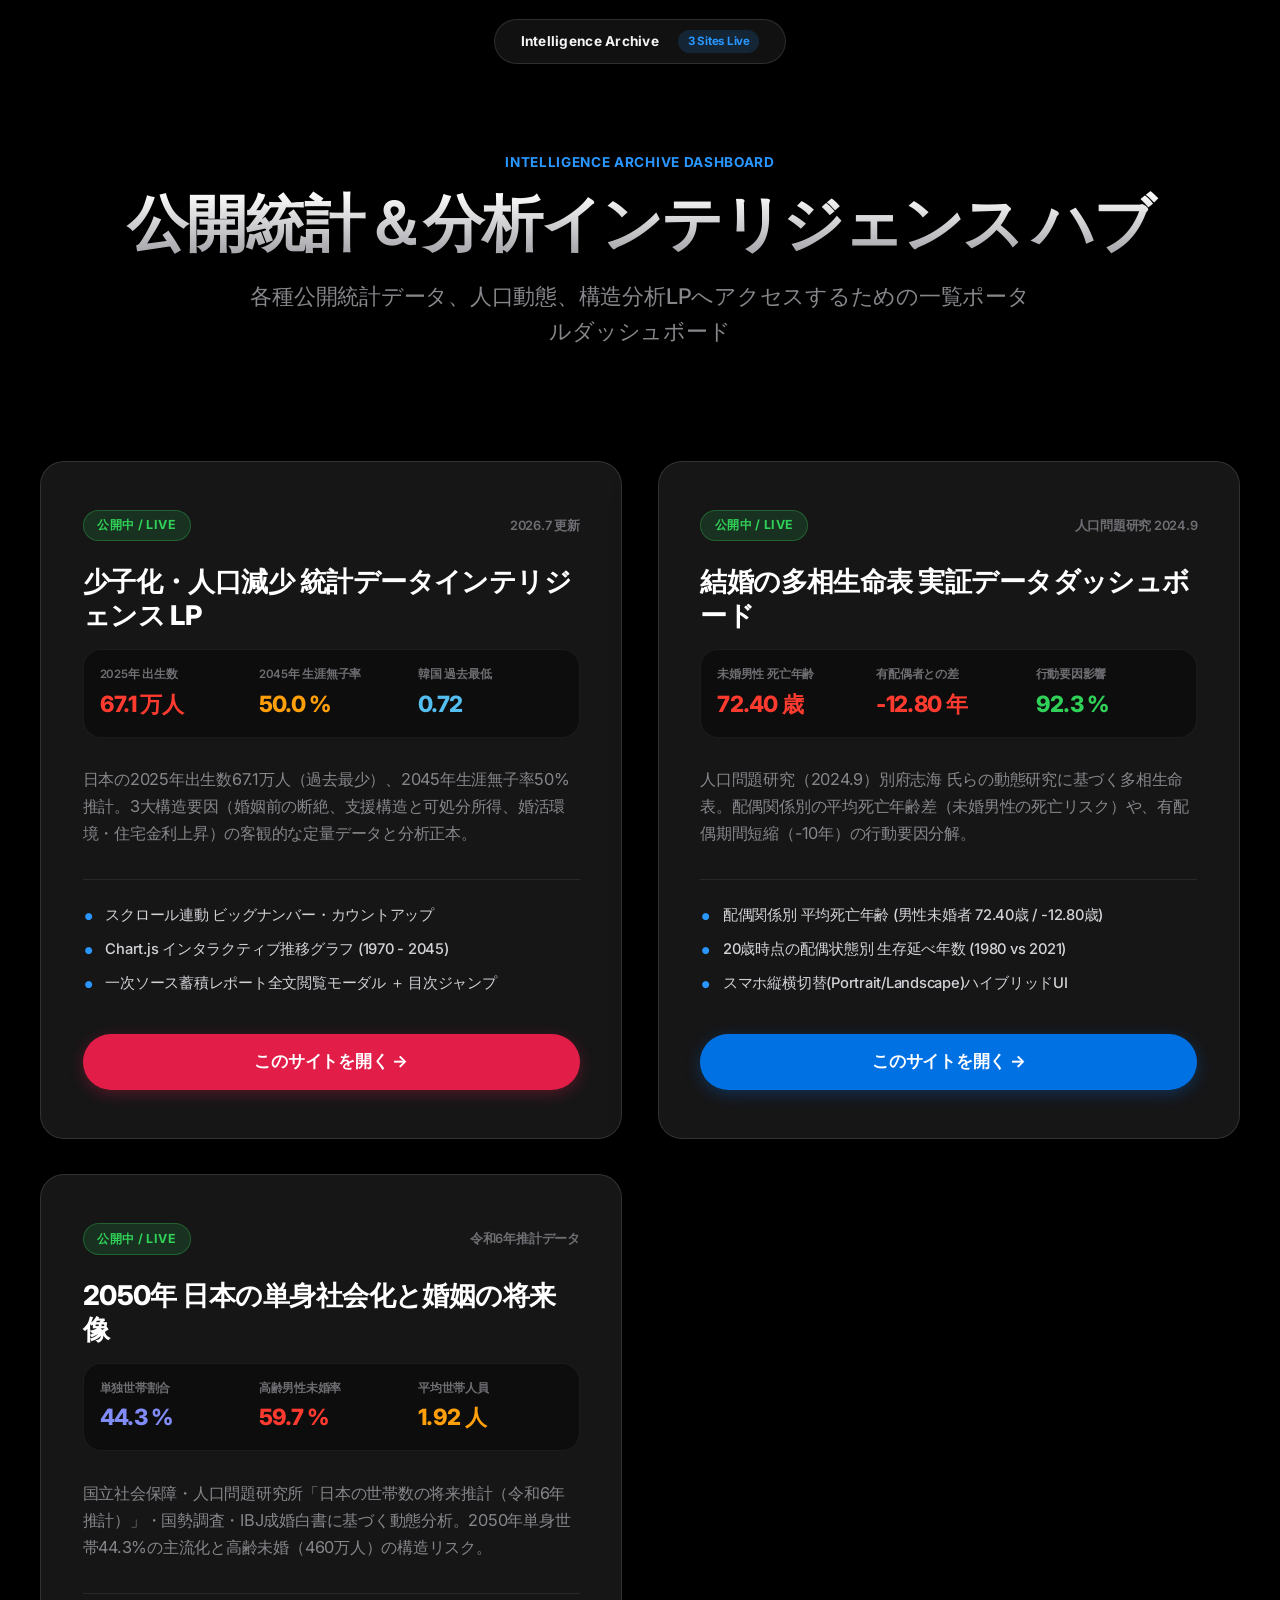
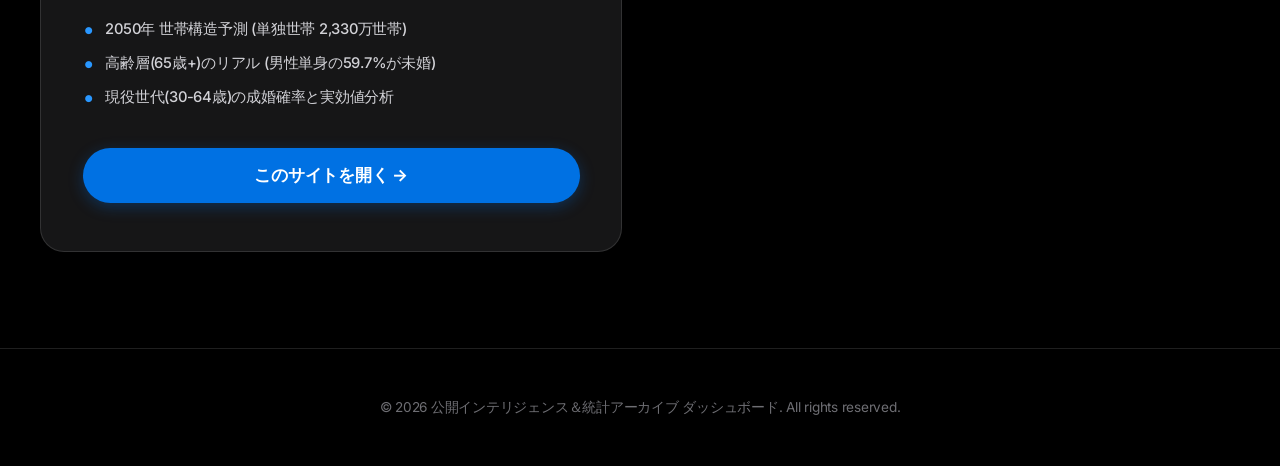
<file: index.html>
<!DOCTYPE html>
<html lang="ja">
<head>
  <meta charset="UTF-8">
  <meta name="viewport" content="width=device-width, initial-scale=1.0">
  <title>公開インテリジェンス＆統計アーカイブ一覧ダッシュボード</title>
  <meta name="description" content="公開統計データ、人口動態分析、構造インテリジェンスLPへのアクセスハブダッシュボード。">
  
  <link rel="preconnect" href="https://fonts.googleapis.com">
  <link rel="preconnect" href="https://fonts.gstatic.com" crossorigin>
  <link href="https://fonts.googleapis.com/css2?family=Inter:wght@400;500;600;700;800;900&display=swap" rel="stylesheet">

  <link rel="stylesheet" href="css/portal.css">
</head>
<body>

  <!-- Floating Glass Pill Header (Apple Style) -->
  <div class="apple-nav-bar">
    <div class="apple-nav-inner">
      <span class="apple-nav-title">Intelligence Archive</span>
      <span class="apple-nav-badge">3 Sites Live</span>
    </div>
  </div>

  <!-- Portal Hero (Apple iPad Style) -->
  <header class="portal-hero">
    <div class="container">
      <span class="portal-badge">INTELLIGENCE ARCHIVE DASHBOARD</span>
      <h1 class="portal-title">公開統計＆分析インテリジェンス ハブ</h1>
      <p class="portal-lead">各種公開統計データ、人口動態、構造分析LPへアクセスするための一覧ポータルダッシュボード</p>
    </div>
  </header>

  <!-- Portal Cards Section (Apple Bento Box Grid) -->
  <main class="container dashboard-section">
    <div class="portal-grid">
      
      <!-- Card 1: Demographics LP -->
      <div class="portal-card">
        <div>
          <div class="portal-card-header">
            <span class="portal-card-tag tag-active">公開中 / LIVE</span>
            <span style="font-size: 0.8rem; color: var(--text-dim); font-weight: 600;">2026.7 更新</span>
          </div>

          <h2 class="portal-card-title">少子化・人口減少 統計データインテリジェンス LP</h2>
          
          <!-- Quick Stat Chips -->
          <div class="quick-stats-row">
            <div class="stat-chip">
              <span class="stat-chip-label">2025年 出生数</span>
              <span class="stat-chip-val" style="color: var(--apple-red);">67.1 万人</span>
            </div>
            <div class="stat-chip">
              <span class="stat-chip-label">2045年 生涯無子率</span>
              <span class="stat-chip-val" style="color: var(--apple-amber);">50.0 %</span>
            </div>
            <div class="stat-chip">
              <span class="stat-chip-label">韓国 過去最低</span>
              <span class="stat-chip-val" style="color: var(--apple-cyan);">0.72</span>
            </div>
          </div>

          <p class="portal-card-desc">
            日本の2025年出生数67.1万人（過去最少）、2045年生涯無子率50%推計。3大構造要因（婚姻前の断絶、支援構造と可処分所得、婚活環境・住宅金利上昇）の客観的な定量データと分析正本。
          </p>
          <ul class="portal-card-features">
            <li>スクロール連動 ビッグナンバー・カウントアップ</li>
            <li>Chart.js インタラクティブ推移グラフ (1970 - 2045)</li>
            <li>一次ソース蓄積レポート全文閲覧モーダル ＋ 目次ジャンプ</li>
          </ul>
        </div>
        <a href="./demographics/index.html" class="btn-launch btn-launch-red">このサイトを開く &rarr;</a>
      </div>

      <!-- Card 2: Marriage Lifetable Dashboard -->
      <div class="portal-card">
        <div>
          <div class="portal-card-header">
            <span class="portal-card-tag tag-active">公開中 / LIVE</span>
            <span style="font-size: 0.8rem; color: var(--text-dim); font-weight: 600;">人口問題研究 2024.9</span>
          </div>

          <h2 class="portal-card-title">結婚の多相生命表 実証データダッシュボード</h2>
          
          <!-- Quick Stat Chips -->
          <div class="quick-stats-row">
            <div class="stat-chip">
              <span class="stat-chip-label">未婚男性 死亡年齢</span>
              <span class="stat-chip-val" style="color: var(--apple-red);">72.40 歳</span>
            </div>
            <div class="stat-chip">
              <span class="stat-chip-label">有配偶者との差</span>
              <span class="stat-chip-val" style="color: #ff3b30;">-12.80 年</span>
            </div>
            <div class="stat-chip">
              <span class="stat-chip-label">行動要因影響</span>
              <span class="stat-chip-val" style="color: var(--apple-green);">92.3 %</span>
            </div>
          </div>

          <p class="portal-card-desc">
            人口問題研究（2024.9）別府志海 氏らの動態研究に基づく多相生命表。配偶関係別の平均死亡年齢差（未婚男性の死亡リスク）や、有配偶期間短縮（-10年）の行動要因分解。
          </p>
          <ul class="portal-card-features">
            <li>配偶関係別 平均死亡年齢 (男性未婚者 72.40歳 / -12.80歳)</li>
            <li>20歳時点の配偶状態別 生存延べ年数 (1980 vs 2021)</li>
            <li>スマホ縦横切替(Portrait/Landscape)ハイブリッドUI</li>
          </ul>
        </div>
        <a href="./marriage-lifetable/index.html" class="btn-launch">このサイトを開く &rarr;</a>
      </div>

      <!-- Card 3: 2050 Single Society Dashboard (新規追加) -->
      <div class="portal-card">
        <div>
          <div class="portal-card-header">
            <span class="portal-card-tag tag-active">公開中 / LIVE</span>
            <span style="font-size: 0.8rem; color: var(--text-dim); font-weight: 600;">令和6年推計データ</span>
          </div>

          <h2 class="portal-card-title">2050年 日本の単身社会化と婚姻の将来像</h2>
          
          <!-- Quick Stat Chips -->
          <div class="quick-stats-row">
            <div class="stat-chip">
              <span class="stat-chip-label">単独世帯割合</span>
              <span class="stat-chip-val" style="color: #818cf8;">44.3 %</span>
            </div>
            <div class="stat-chip">
              <span class="stat-chip-label">高齢男性未婚率</span>
              <span class="stat-chip-val" style="color: var(--apple-red);">59.7 %</span>
            </div>
            <div class="stat-chip">
              <span class="stat-chip-label">平均世帯人員</span>
              <span class="stat-chip-val" style="color: var(--apple-amber);">1.92 人</span>
            </div>
          </div>

          <p class="portal-card-desc">
            国立社会保障・人口問題研究所「日本の世帯数の将来推計（令和6年推計）」・国勢調査・IBJ成婚白書に基づく動態分析。2050年単身世帯44.3%の主流化と高齢未婚（460万人）の構造リスク。
          </p>
          <ul class="portal-card-features">
            <li>2050年 世帯構造予測 (単独世帯 2,330万世帯)</li>
            <li>高齢層(65歳+)のリアル (男性単身の59.7%が未婚)</li>
            <li>現役世代(30-64歳)の成婚確率と実効値分析</li>
          </ul>
        </div>
        <a href="./japan-2050/index.html" class="btn-launch">このサイトを開く &rarr;</a>
      </div>

    </div>
  </main>

  <footer>
    <div class="container">
      <p>&copy; 2026 公開インテリジェンス＆統計アーカイブ ダッシュボード. All rights reserved.</p>
    </div>
  </footer>

</body>
</html>
</file>
<file: css/portal.css>
/* ==========================================================================
   Apple Style (iPad Inspired) - 高級・超洗練ポータルダッシュボード スタイル
   ========================================================================== */

@import url('https://fonts.googleapis.com/css2?family=Inter:wght@400;500;600;700;800;900&family=SF+Pro+Display:wght@600;700;800;900&display=swap');

:root {
  --bg-primary: #000000;
  --bg-secondary: #08080a;
  --bg-card: #161617;
  --bg-card-hover: #1d1d1f;
  --bg-glass: rgba(22, 22, 23, 0.75);
  
  --text-main: #f5f5f7;
  --text-muted: #86868b;
  --text-dim: #6e6e73;
  
  --apple-blue: #2997ff;
  --apple-blue-dark: #0071e3;
  --apple-red: #ff3b30;
  --apple-purple: #af52de;
  --apple-cyan: #55bef0;
  --apple-amber: #ff9f0a;
  --apple-green: #30d158;

  --border-color: rgba(255, 255, 255, 0.12);
  --border-hover: rgba(255, 255, 255, 0.25);

  --font-apple: -apple-system, BlinkMacSystemFont, "SF Pro Display", "SF Pro JP", "Inter", "Hiragino Kaku Gothic ProN", sans-serif;
  --font-mono: "SF Mono", "JetBrains Mono", Consolas, monospace;

  --radius-pill: 9999px;
  --radius-card: 24px;
  --radius-btn: 980px;

  --transition: all 0.4s cubic-bezier(0.25, 1, 0.5, 1);
}

* {
  box-sizing: border-box;
  margin: 0;
  padding: 0;
}

body {
  background-color: var(--bg-primary);
  color: var(--text-main);
  font-family: var(--font-apple);
  line-height: 1.5;
  overflow-x: hidden;
  -webkit-font-smoothing: antialiased;
  letter-spacing: -0.015em;
}

.container {
  max-width: 1200px;
  margin: 0 auto;
  padding: 0 1.8rem;
}

/* Apple Floating Pill Nav Header */
.apple-nav-bar {
  position: sticky;
  top: 1.2rem;
  z-index: 100;
  display: flex;
  justify-content: center;
  margin-bottom: 2.5rem;
}

.apple-nav-inner {
  background: rgba(22, 22, 23, 0.8);
  backdrop-filter: blur(20px);
  -webkit-backdrop-filter: blur(20px);
  border: 1px solid var(--border-color);
  padding: 0.6rem 1.6rem;
  border-radius: var(--radius-pill);
  display: flex;
  align-items: center;
  gap: 1.2rem;
  box-shadow: 0 10px 30px rgba(0, 0, 0, 0.5);
}

.apple-nav-title {
  font-size: 0.85rem;
  font-weight: 700;
  color: var(--text-main);
  letter-spacing: 0.02em;
}

.apple-nav-badge {
  font-size: 0.72rem;
  font-weight: 700;
  color: var(--apple-blue);
  background: rgba(41, 151, 255, 0.15);
  padding: 0.2rem 0.6rem;
  border-radius: var(--radius-pill);
}

/* Apple Hero Section (iPad Style) */
.portal-hero {
  padding: 4rem 0 3.5rem;
  text-align: center;
  position: relative;
}

.portal-badge {
  display: inline-block;
  font-size: 0.85rem;
  font-weight: 700;
  color: var(--apple-blue);
  margin-bottom: 1.2rem;
  letter-spacing: 0.05em;
  text-transform: uppercase;
}

.portal-title {
  font-size: 3.8rem;
  font-weight: 800;
  line-height: 1.08;
  margin-bottom: 1.4rem;
  letter-spacing: -0.03em;
  background: linear-gradient(180deg, #ffffff 0%, #a1a1a6 100%);
  -webkit-background-clip: text;
  -webkit-text-fill-color: transparent;
}

.portal-lead {
  font-size: 1.35rem;
  color: var(--text-muted);
  max-width: 780px;
  margin: 0 auto 2.5rem;
  line-height: 1.6;
  font-weight: 500;
}

/* Dashboard Bento Grid Section */
.dashboard-section {
  padding: 1rem 0 6rem;
}

.portal-grid {
  display: grid;
  grid-template-columns: repeat(auto-fit, minmax(420px, 1fr));
  gap: 2.2rem;
}

/* Apple Card (Bento Box Design) */
.portal-card {
  background: var(--bg-card);
  border: 1px solid var(--border-color);
  border-radius: var(--radius-card);
  padding: 3rem 2.6rem;
  display: flex;
  flex-direction: column;
  justify-content: space-between;
  transition: var(--transition);
  position: relative;
  overflow: hidden;
  box-shadow: 0 20px 40px rgba(0, 0, 0, 0.6);
}

.portal-card:hover {
  background: var(--bg-card-hover);
  border-color: var(--border-hover);
  transform: scale(1.015);
  box-shadow: 0 30px 60px rgba(0, 0, 0, 0.8);
}

.portal-card-header {
  display: flex;
  justify-content: space-between;
  align-items: center;
  margin-bottom: 1.5rem;
}

.portal-card-tag {
  font-size: 0.78rem;
  font-weight: 700;
  padding: 0.35rem 0.85rem;
  border-radius: var(--radius-pill);
  letter-spacing: 0.03em;
}

.tag-active {
  background: rgba(48, 209, 88, 0.15);
  color: var(--apple-green);
  border: 1px solid rgba(48, 209, 88, 0.3);
}

/* Quick Stat Chips (Apple Style Big Metric Grid) */
.quick-stats-row {
  display: grid;
  grid-template-columns: repeat(3, 1fr);
  gap: 0.9rem;
  margin-bottom: 1.8rem;
  background: rgba(0, 0, 0, 0.4);
  padding: 1rem;
  border-radius: 18px;
  border: 1px solid rgba(255, 255, 255, 0.06);
}

.stat-chip {
  display: flex;
  flex-direction: column;
  align-items: flex-start;
}

.stat-chip-label {
  font-size: 0.72rem;
  color: var(--text-dim);
  font-weight: 600;
  margin-bottom: 0.2rem;
}

.stat-chip-val {
  font-size: 1.4rem;
  font-weight: 800;
  color: #ffffff;
  letter-spacing: -0.03em;
}

.portal-card-title {
  font-size: 1.7rem;
  font-weight: 800;
  color: #ffffff;
  margin-bottom: 1rem;
  line-height: 1.25;
  letter-spacing: -0.02em;
}

.portal-card-desc {
  font-size: 1.02rem;
  color: var(--text-muted);
  line-height: 1.65;
  margin-bottom: 2rem;
}

.portal-card-features {
  list-style: none;
  margin-bottom: 2.5rem;
  border-top: 1px solid rgba(255, 255, 255, 0.08);
  padding-top: 1.5rem;
}

.portal-card-features li {
  font-size: 0.92rem;
  color: #d2d2d7;
  margin-bottom: 0.75rem;
  display: flex;
  align-items: center;
  gap: 0.75rem;
  font-weight: 500;
}

.portal-card-features li::before {
  content: "•";
  color: var(--apple-blue);
  font-size: 1.4rem;
  line-height: 0;
}

/* Apple Style CTA Button */
.btn-launch {
  display: inline-flex;
  align-items: center;
  justify-content: center;
  gap: 0.5rem;
  width: 100%;
  padding: 0.95rem;
  background: var(--apple-blue-dark);
  color: #ffffff;
  font-size: 1.05rem;
  font-weight: 700;
  text-decoration: none;
  border-radius: var(--radius-btn);
  transition: var(--transition);
  box-shadow: 0 4px 15px rgba(0, 113, 227, 0.3);
}

.btn-launch:hover {
  background: #0077ed;
  transform: scale(1.02);
  box-shadow: 0 8px 25px rgba(0, 113, 227, 0.5);
}

.btn-launch-red {
  background: #e11d48;
  box-shadow: 0 4px 15px rgba(225, 29, 72, 0.3);
}

.btn-launch-red:hover {
  background: #f43f5e;
  box-shadow: 0 8px 25px rgba(225, 29, 72, 0.5);
}

footer {
  border-top: 1px solid var(--border-color);
  padding: 3rem 0;
  text-align: center;
  color: var(--text-dim);
  font-size: 0.85rem;
  background: var(--bg-primary);
}

@media (max-width: 768px) {
  .portal-title {
    font-size: 2.5rem;
  }
  .portal-grid {
    grid-template-columns: 1fr;
  }
  .quick-stats-row {
    grid-template-columns: 1fr;
  }
  .portal-card {
    padding: 2rem 1.6rem;
  }
}
</file>
